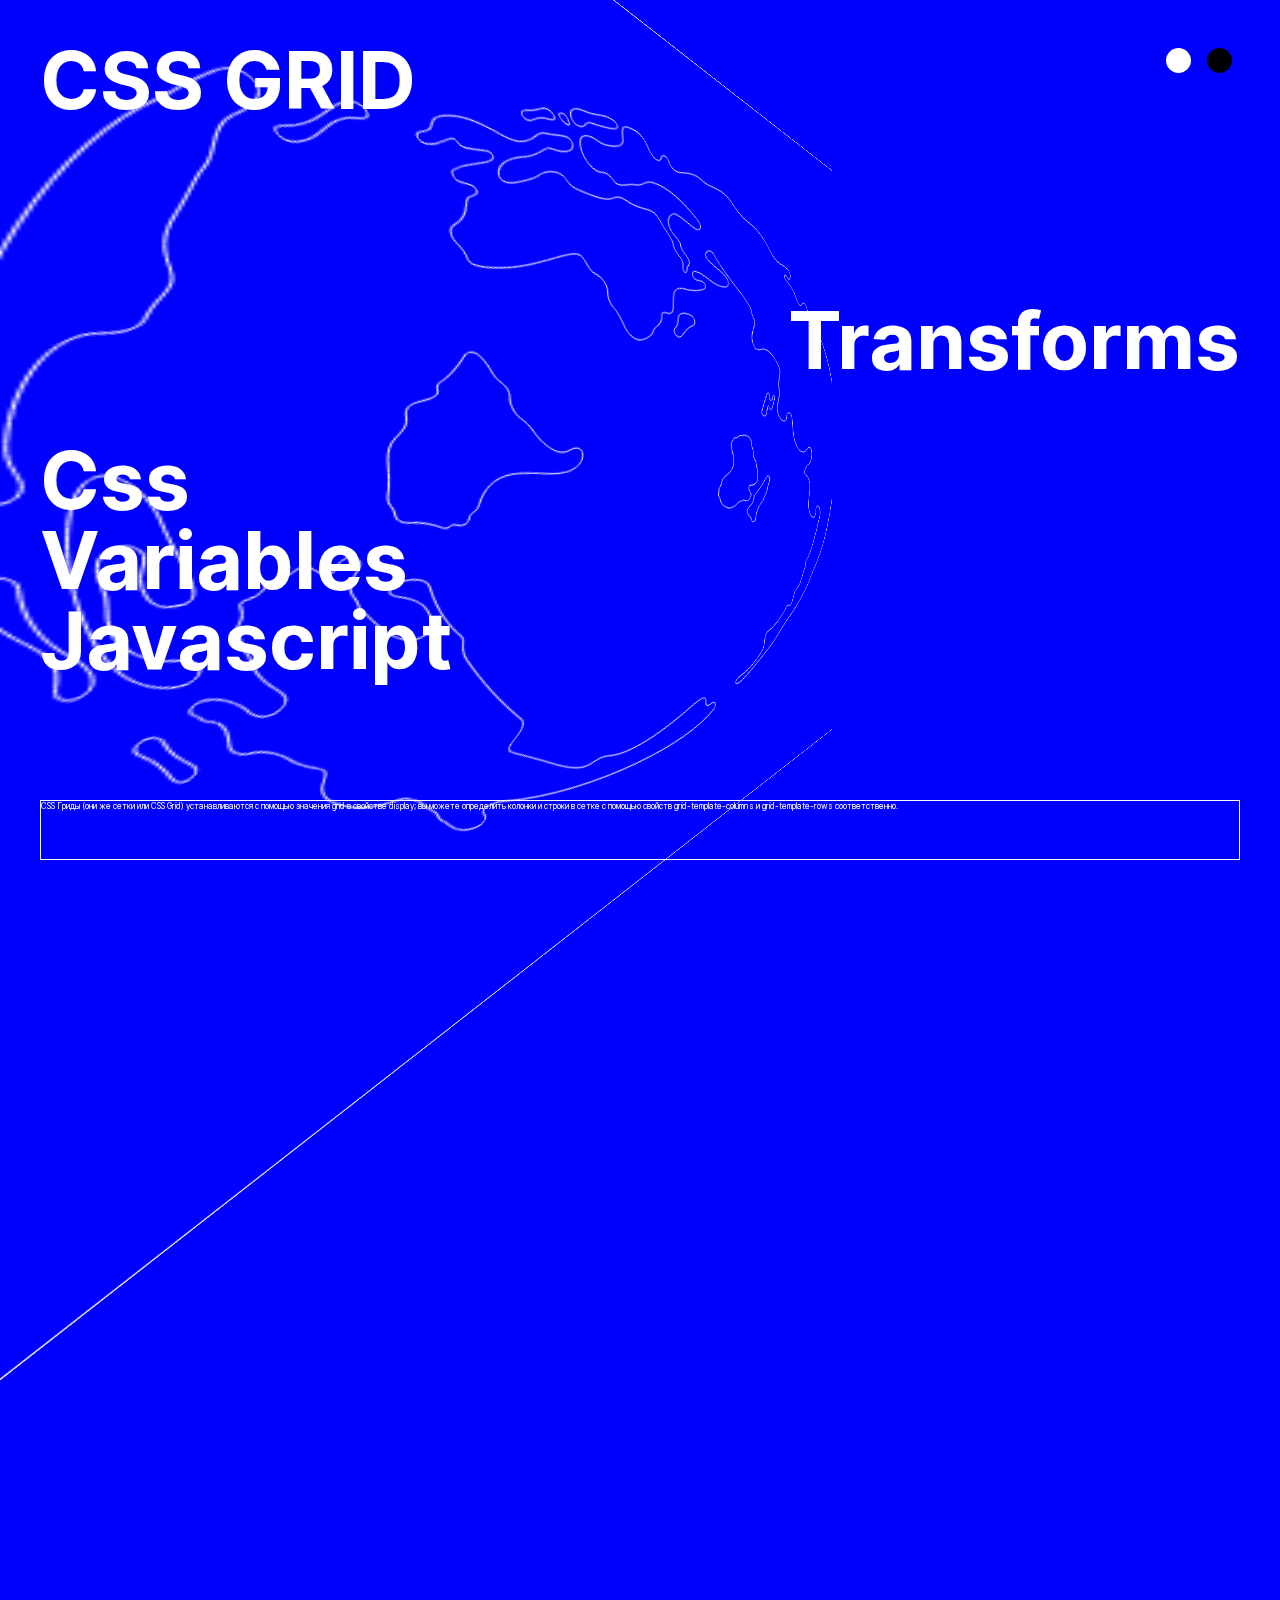
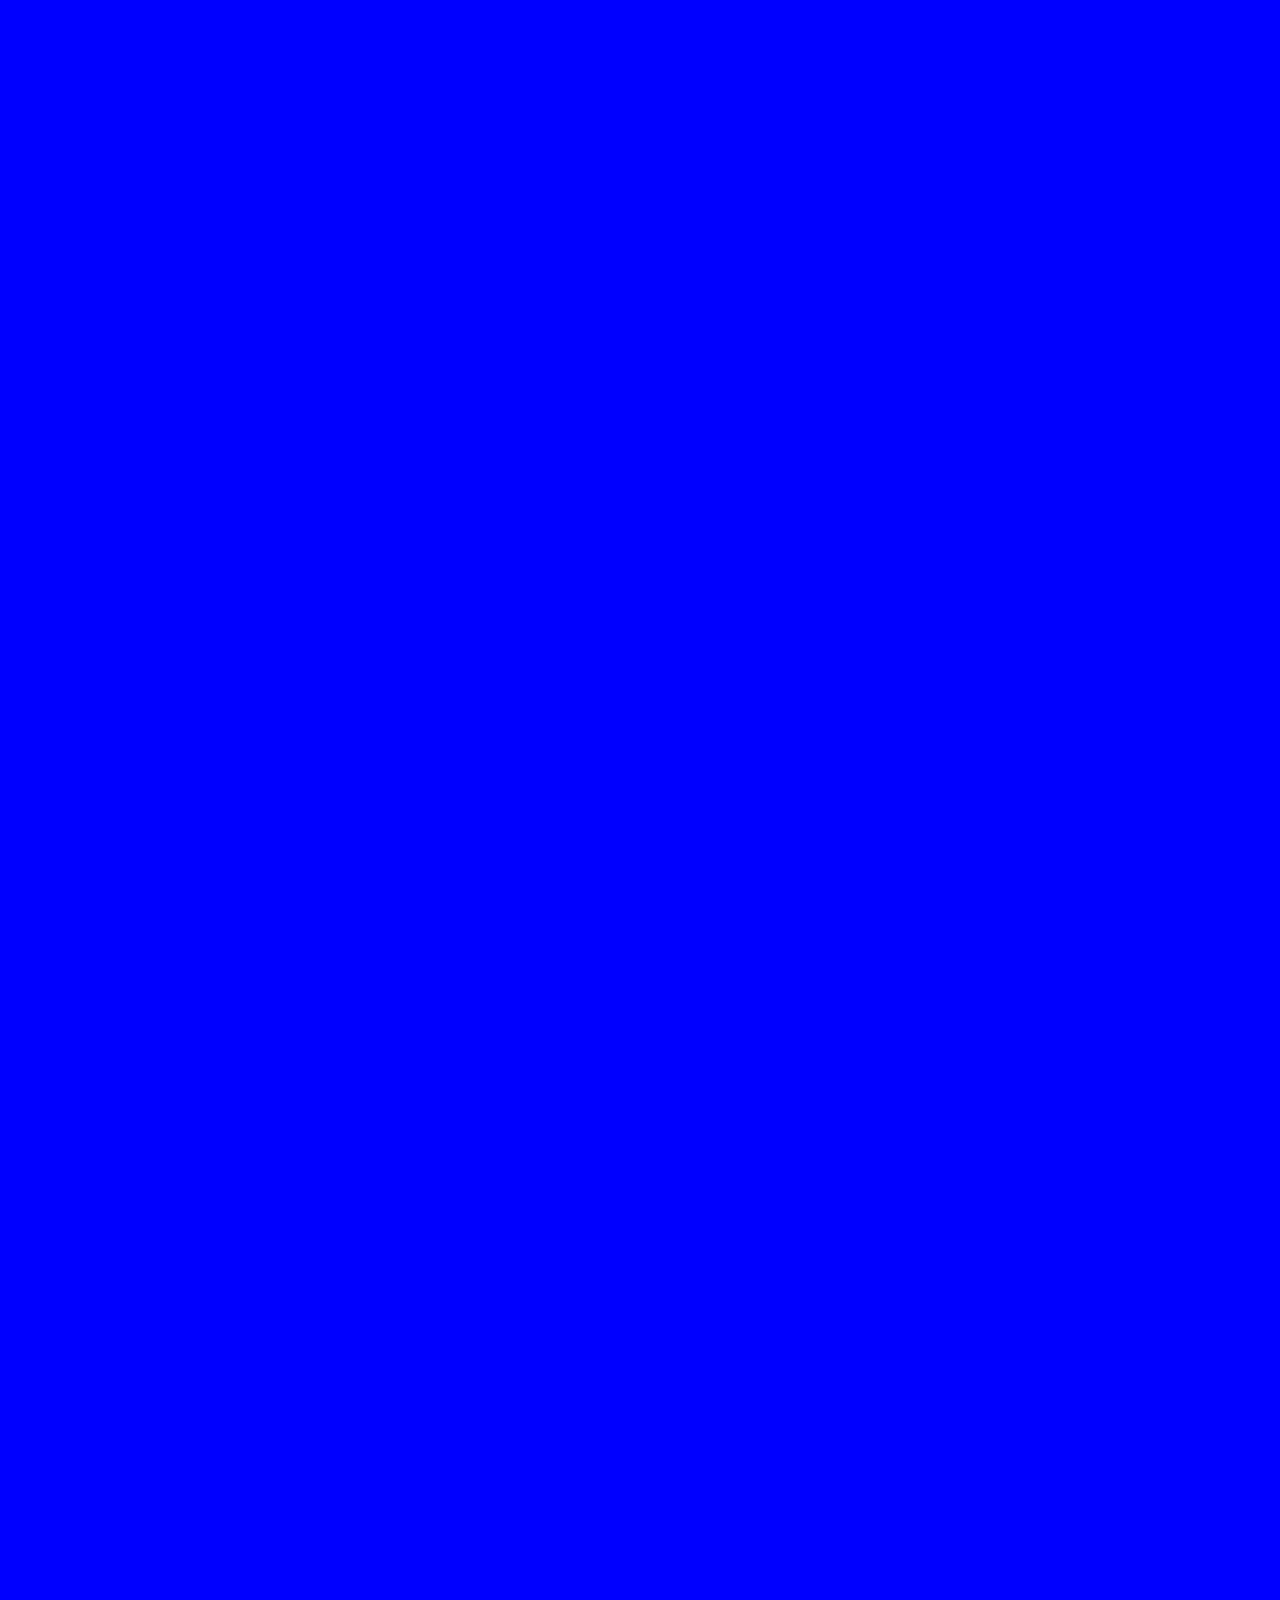
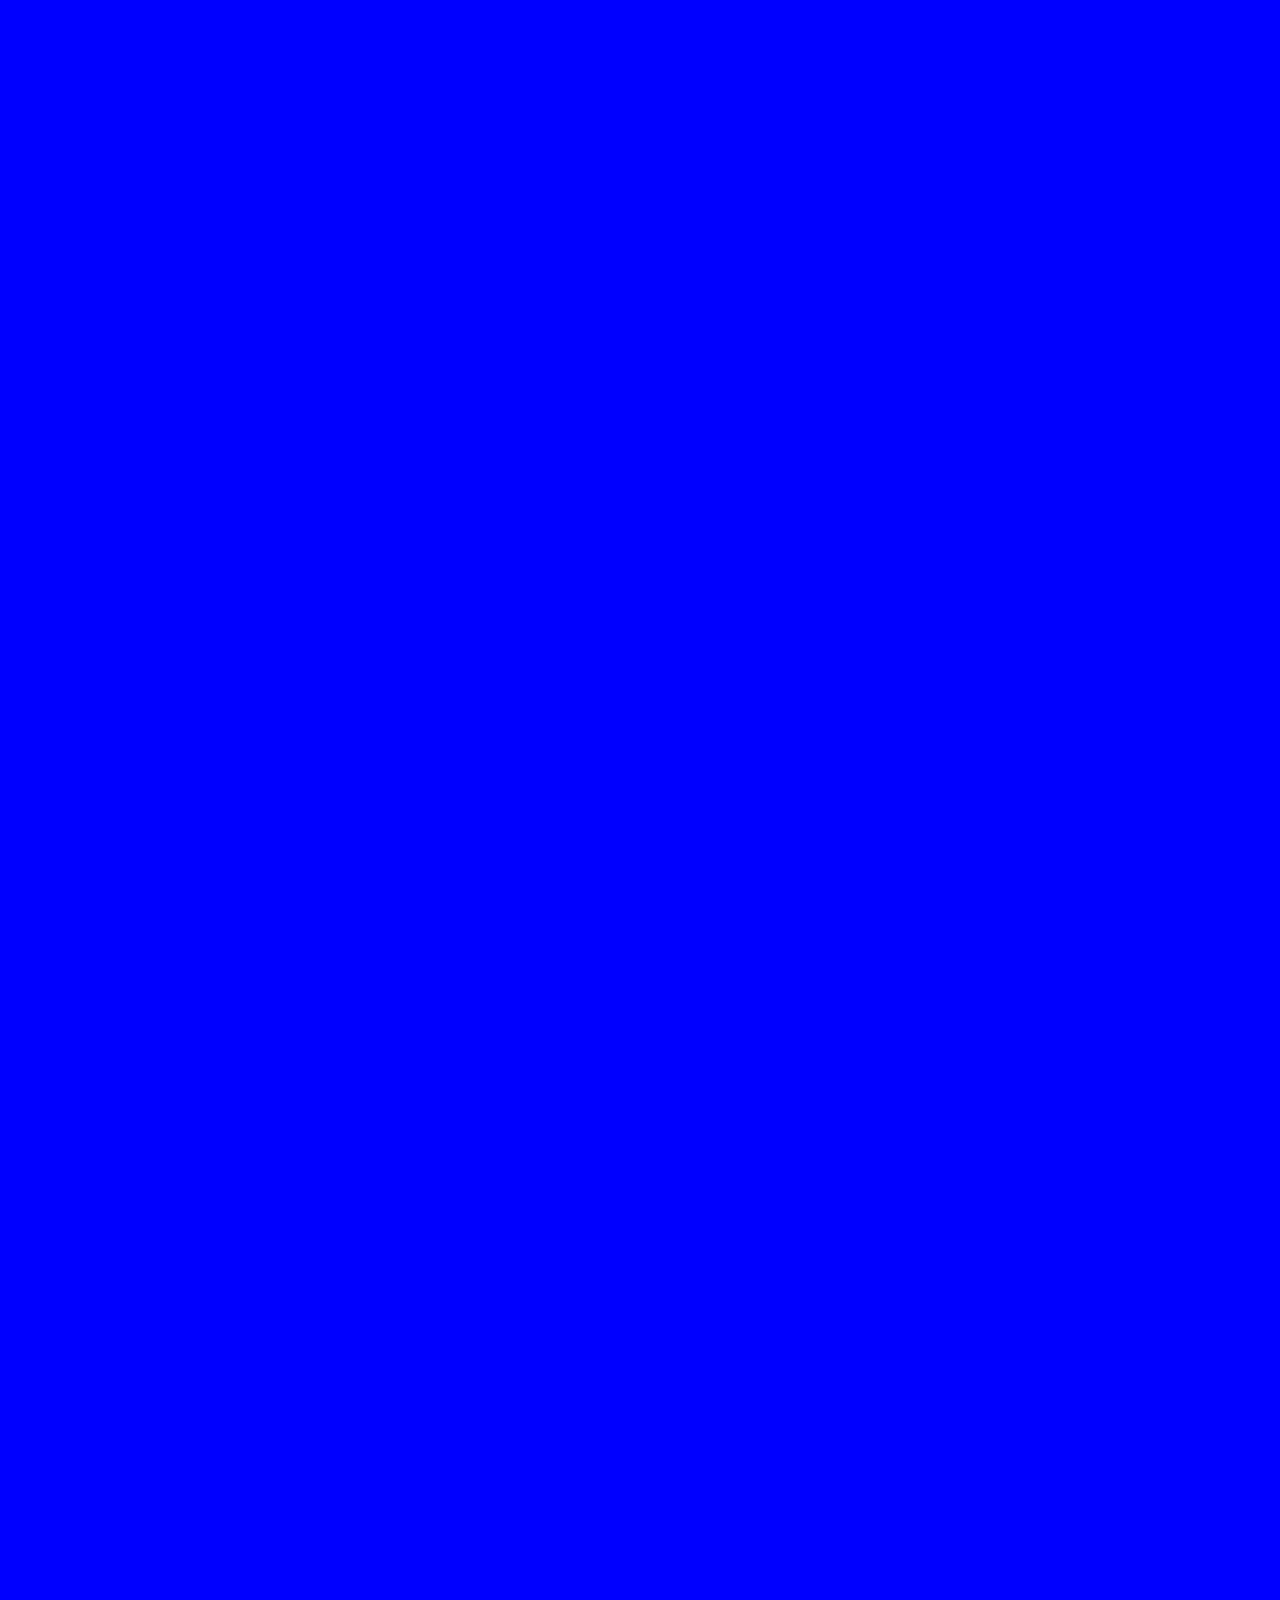
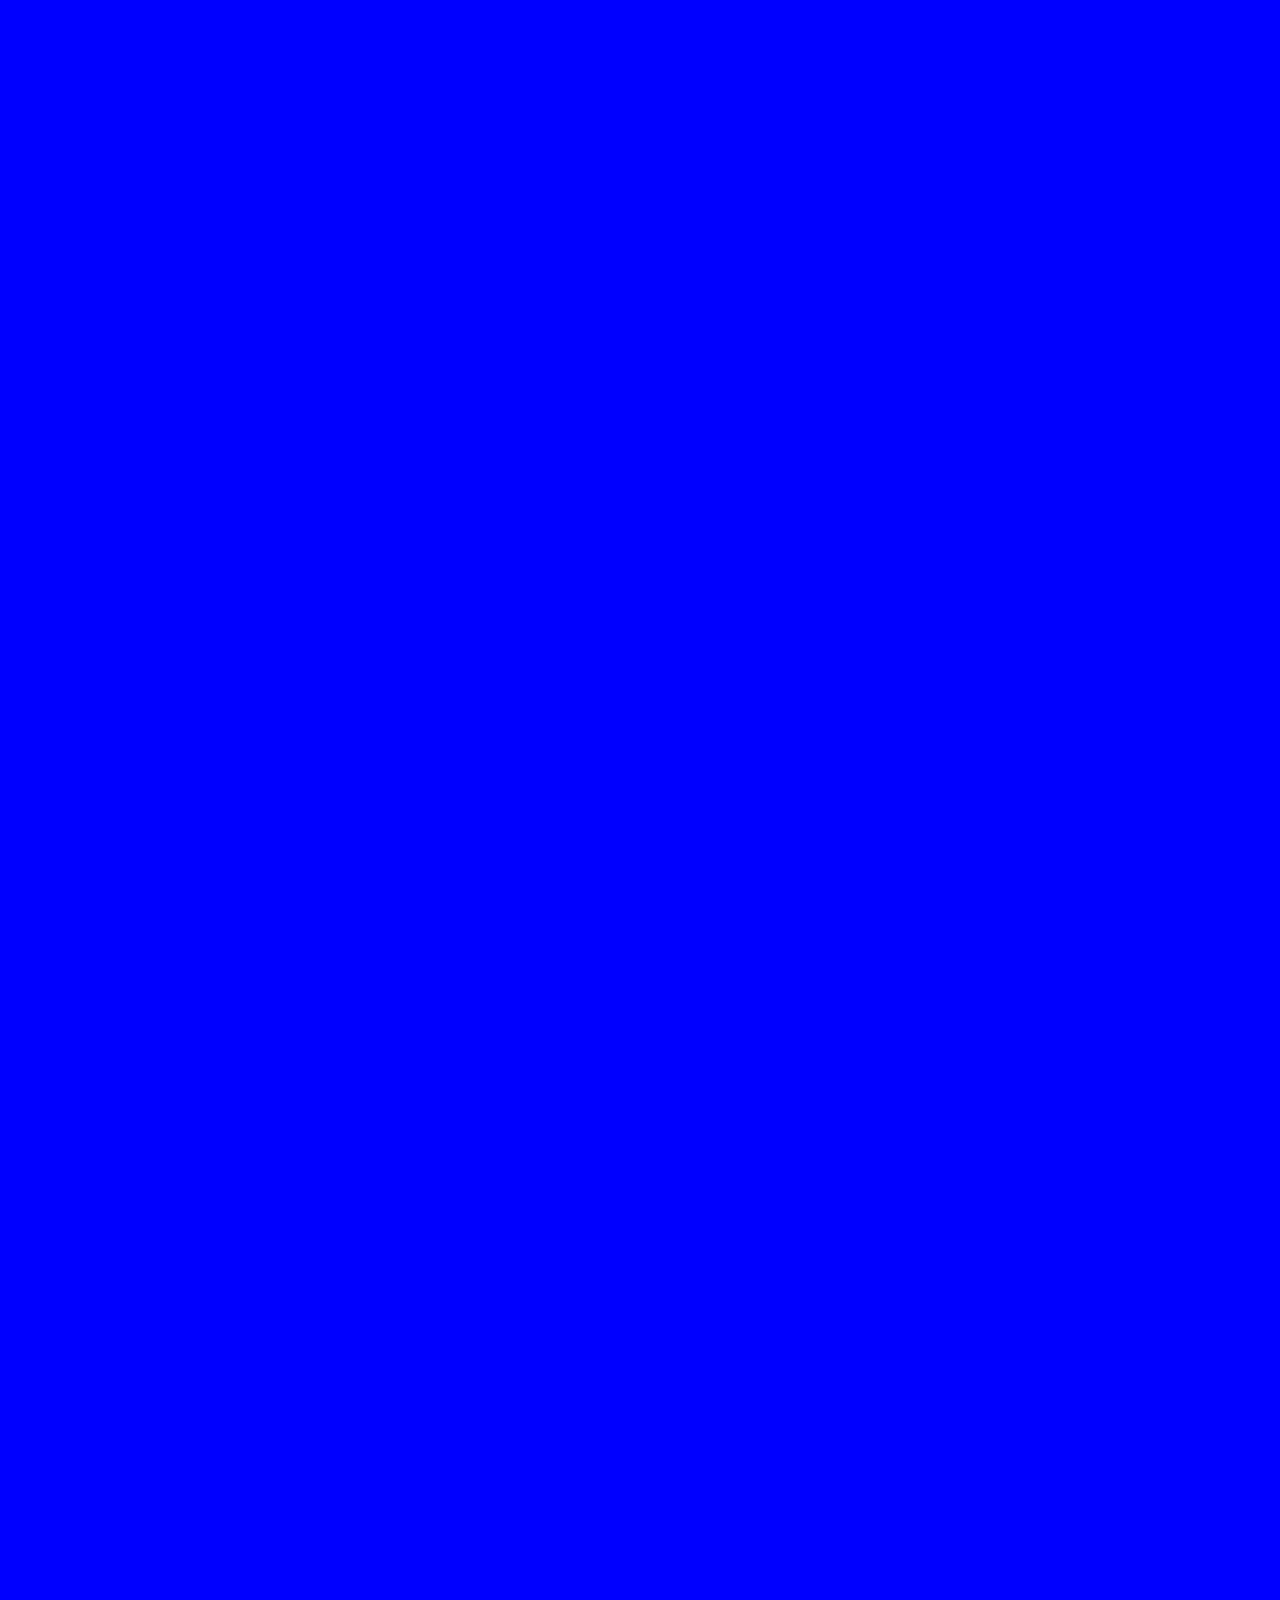
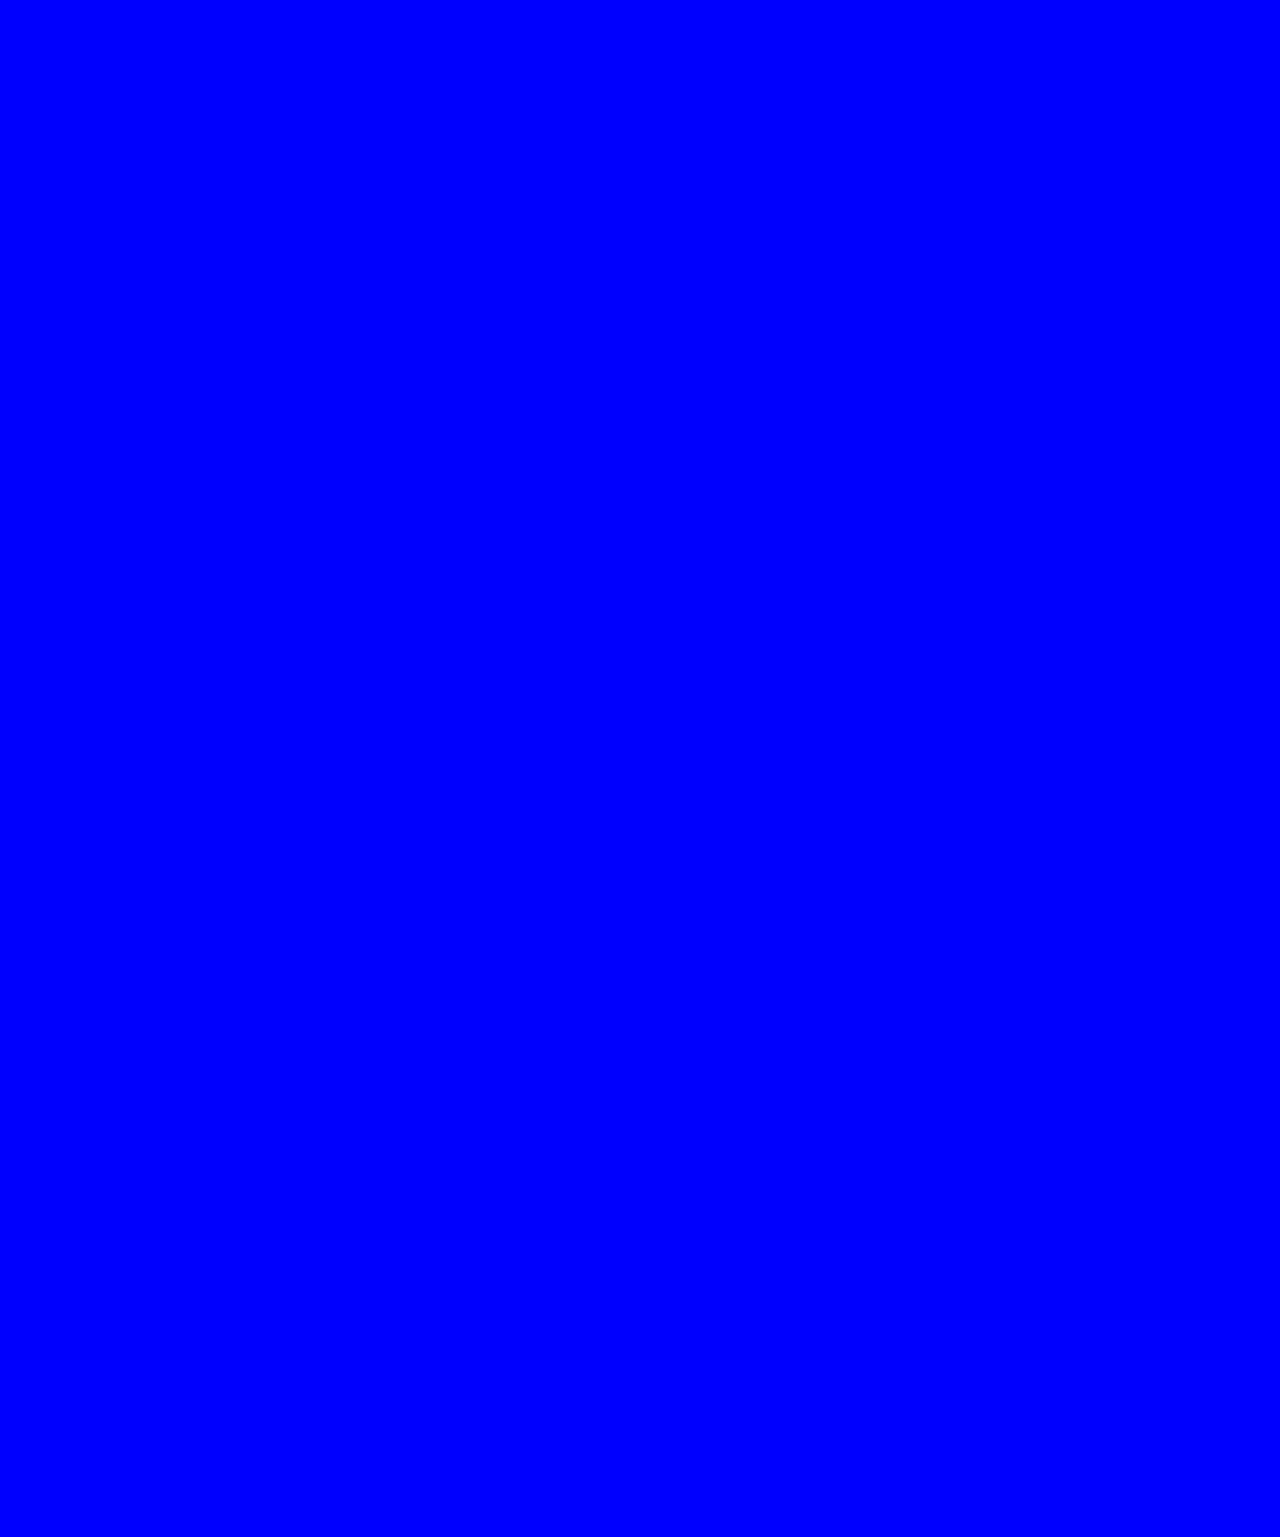
<file: 3_5/index.html>
<!DOCTYPE html>
<html lang="en">
<head>
    <meta charset="UTF-8">
    <meta name="viewport" content="width=device-width, initial-scale=1.0">
    <meta http-equiv="X-UA-Compatible" content="ie=edge">
    <title>learning grid</title>
    <link rel="stylesheet" href="style.css">
    <script>
        
    </script>
</head>
<body>
    <div class="container">
        <div class="one">Css Grid</div>
        <div class="color-select">
            <div class="white"></div>
            <div class="black"></div>
        </div>
        <div class="two">Transforms</div>
        <div class="three">
            <div>Css Variables</div>
            <div>Javascript</div>
        </div>
        <div class="description">
            CSS Гриды (они же сетки или CSS Grid) устанавливаются с помощью значения grid в свойстве display; вы можете определить колонки и строки в сетке с помощью свойств grid-template-columns и grid-template-rows соответственно.
    </div>

    </div>
    <div class="border">
            <div class="img-wrapper">
                <svg class="earth" width="653" height="631" viewBox="0 0 653 631" fill="none" xmlns="http://www.w3.org/2000/svg">
                    <path d="M30.3579 339.442C27.0012 352.345 26.9277 378.172 32.3852 403.287C36.9321 424.215 43.1853 439.904 55.2104 445.088C67.7891 450.637 70.79 433.916 59.4723 431.988C49.1617 430.328 41.5551 419.317 39.5345 410.015C37.6141 401.179 39.6709 395.376 37.0952 385.707C35.1267 378.829 34.8138 368.67 41.6033 367.196C44.7713 366.509 48.1935 369.175 49.0026 372.896C50.0122 377.548 46.8495 382.616 48.4663 390.059C50.1848 397.965 52.7016 403.778 61.2978 401.912C69.8926 400.047 58.5242 375.895 54.3438 356.657C50.162 337.42 36.476 319.166 30.3579 339.442ZM511.634 262.304C510.781 264.925 506.959 264.779 506.353 261.989C505.848 259.663 503.935 259.591 503.435 261.648L501.18 270.903C499.927 276.045 491.226 273.062 493.281 267.259L501.107 246.568C502.561 242.356 507.288 242.305 506.388 246.883C505.188 254.449 512.178 253.905 512.424 248.496C512.42 244.115 517.802 244.895 516.348 249.107L511.634 262.304ZM261.028 20.571C261.938 24.7573 264.706 26.5906 268.778 25.7074C274.209 24.5302 272.894 18.4838 278.778 17.2064C300.5 12.4949 304.068 9.28528 303.361 6.03026C302.653 2.7739 297.371 2.45989 291.942 3.63709C286.964 4.71809 280.33 9.07817 272.434 9.81709C264.991 10.4571 259.815 14.9896 261.028 20.571ZM251.981 26.9166C254.046 29.8777 260.638 31.8566 259.829 28.1366C259.021 24.4153 256.603 22.0181 254.794 22.4096C253.435 22.7049 249.917 23.9556 251.981 26.9166ZM226.701 43.602C231.882 43.4523 232.175 36.0831 243.942 33.5309C249.824 32.2548 248.611 26.6735 243.23 25.8931C237.849 25.1128 235.892 31.3809 226.442 35.8666C220.511 39.1003 222.981 43.9227 226.701 43.602ZM370.023 177.606C370.384 185.806 364.399 186.617 365.511 191.734C366.118 194.524 368.885 196.358 372.054 195.671C376.128 194.788 379.536 184.308 387.73 180.583C394.216 177.715 391.039 169.638 385.656 168.858C380.273 168.077 369.812 167.91 370.023 177.606ZM641.143 217.163C646.297 240.882 643.234 246.417 648.436 268.177C659.8 313.927 641.682 400.648 626.434 439.508C611.535 477.804 595.657 491.964 587.925 504.355C580.192 516.745 561.049 535.51 548.132 543.669C535.216 551.828 520.546 567.186 507.527 574.88C494.511 582.574 467.669 598.625 454.999 601.373C449.568 602.552 446.896 596.799 454.49 594.664C462.082 592.53 476.764 590.319 493.095 576.063C500.683 569.546 495.185 555.155 505.243 553.459C515.3 551.764 533.494 539.539 538.765 531.09C541.928 526.02 545.056 536.056 549.525 528.269C553.993 520.481 553.536 516.198 559.617 511.47C564.09 508.064 566.353 507.069 568.365 503.048C570.223 498.098 570.818 499.153 573.319 492.22C574.917 487.788 578.953 484.871 578.799 481.982C578.645 479.095 578.14 476.77 583.768 472.14C589.396 467.509 602.14 438.932 605.651 428.917C609.161 418.904 613.783 414.005 610.202 404.066C607.78 397.288 600.843 400.253 601.704 406.397C602.566 412.542 597.997 419.863 591.402 413.501C584.706 406.676 584.595 397.445 585.844 387.921C587.092 378.398 590.499 367.918 585.312 359.303C581.432 352.353 574.442 352.895 576.599 347.558C578.755 342.22 581.871 339.109 585.843 337.759C590.718 336.215 593.878 326.764 592.058 318.392C590.947 313.276 585.564 312.495 582.098 316.17C571.448 328.221 556.748 312.904 553.413 297.555C551.391 288.254 551.382 279.49 549.968 272.978C548.149 264.607 539.599 264.515 539.556 270.854C539.569 284.001 524.626 278.477 521.796 265.453C519.572 255.221 528.163 244.592 524.682 235.119C521.606 227.508 528.435 215.312 525.661 209.095C520.67 197.029 503.759 184.626 494.91 187.52C486.062 190.415 480.732 192.058 476.948 181.189C472.862 168.927 485.023 159.471 479.031 151.517C473.692 144.397 476.307 143.342 473.588 139.549C465.127 127.849 434.48 111.765 417.814 92.2336C410.708 83.9036 400.118 96.2382 410.024 101.249C419.93 106.26 425.514 106.825 434.171 111.766C439.707 115.436 440.625 123.243 432.932 124.912C416.188 128.545 407.934 118.729 394.204 118.786C389.93 118.739 387.517 120.723 388.123 123.514C389.436 129.559 395.672 127.721 398.941 127.498C405.931 126.955 408.149 132.805 402.67 135.941C395.936 139.838 385.528 142.096 378.436 142.173C364.807 142.696 364.161 150.628 364.223 161.816C364.284 173.004 361.57 173.592 355.383 173.474C349.198 173.355 351.012 177.344 350.613 179.867C350.215 182.389 348.51 187.629 345.192 189.808C341.875 191.989 340.874 196.102 339.92 198.257C338.967 200.412 332.636 206.169 326.753 207.445C320.87 208.721 313.673 203.952 310.245 196.902C306.819 189.854 302.688 183.931 299.82 181.632C296.95 179.332 294.129 175.074 294.073 168.268C294.016 161.463 288.529 155.835 283.598 154.957C274.293 153.566 274.178 139.955 266.033 141.722C255.171 144.077 231.807 165.218 206.869 172.576C200.634 174.416 188.288 178.008 186.851 172.048C186.182 169.272 183.425 165 180.555 162.7C177.686 160.401 174.461 154.282 178.63 149.481C190.084 136.768 182.883 127.617 189.064 123.354C195.245 119.092 192.776 114.269 187.245 114.983C181.713 115.696 179.802 115.623 179.046 114.327C178.291 113.03 176.326 110.534 178.637 108.085C183.259 103.185 180.746 104.704 197.683 93.2384C206.377 87.4566 203.254 81.8031 198.025 83.9116C192.796 86.0202 190.987 86.413 186.563 87.8601C179.423 89.8952 181.075 82.2333 176.251 86.2005C171.428 90.1691 169.521 94.4784 163.84 96.6858C158.159 98.8933 155.387 92.6759 159.96 89.7348C166.243 85.9373 165.031 82.5981 166.185 79.1306C167.388 75.5148 169.046 72.666 177.59 68.3768C186.135 64.0875 196.145 64.3521 204.896 65.3743C213.648 66.3978 219.382 66.6156 225.463 61.8868C232.449 56.9615 234.552 49.2007 239.882 47.5572C247.021 45.5221 252.5 42.3847 256.572 41.5014C263.361 40.0289 265.078 47.9353 259.099 53.1292C255.43 55.8725 251.005 57.3196 246.832 57.7378C242.658 58.156 242.406 59.1849 240.799 60.5078C239.19 61.8306 232.311 71.6024 223.766 75.8916C215.322 80.6459 205.071 90.1745 206.992 99.0109C208.205 104.591 215.141 101.626 218.459 99.4451C221.777 97.2644 231.728 90.7223 236.148 84.8937C240.568 79.0652 251.978 72.6941 257.114 78.8834C261.597 84.243 265.217 83.4573 269.491 83.5041C273.766 83.5508 289.961 83.933 296.946 79.009C302.675 74.8441 304.986 72.3948 312.481 74.1773C319.977 75.9598 325.056 75.3451 334.208 73.8459C343.36 72.348 346.734 76.9726 351.317 82.7972C355.9 88.6218 362.894 92.4607 364.51 99.9021C366.329 108.274 377.798 108.708 376.197 118.795C375.249 125.332 381.362 125.316 381.33 120.604C381.288 114.584 386.452 113.649 382.876 108.093C379.954 103.37 373.751 102.577 373.258 96.5429C372.728 90.0368 360.829 89.4997 358.403 78.3369C357.09 72.2905 362.888 66.2508 365.13 65.6763C371.973 63.9258 385.152 70.5855 391.992 71.5369C398.832 72.487 401.91 65.417 395.402 61.057C389.594 57.1659 363.997 38.65 339.559 43.9521C331.412 45.7185 329.66 52.9167 320.157 54.9785C315.632 55.9606 305.281 65.0242 300.65 61.1585C297.126 58.0264 293.704 55.3607 288.125 58.0318C281.639 60.8993 271.776 54.7607 269.452 44.063C266.926 32.4352 275.523 30.5699 278.24 29.9806C280.954 29.3927 287.092 31.4691 290.713 30.6834C294.333 29.8977 310.422 25.4335 308.853 16.0332C307.736 6.53535 307.934 3.0839 314.269 1.70893C323.32 -0.255304 330.364 1.62609 335.1 10.3382C338.425 16.9218 347.735 22.6942 349.99 13.4396C351.243 8.29782 357.428 8.41674 358.991 13.4342C360.556 18.4517 367.148 20.4307 372.375 18.3234C385.344 12.5884 393.49 10.8206 400.735 13.632C413.565 18.1537 428.379 7.77936 445.63 22.1437C458.494 32.8548 469.456 33.3011 478.058 35.8172C486.209 38.4322 497.079 44.8393 507.048 55.827C511.428 60.7216 518.678 67.9144 532.509 68.3233C539.701 68.7108 545.544 72.511 546.555 77.1624C547.363 80.8824 544.314 86.4491 540.071 81.5438C535.413 76.1562 531.94 83.2943 537.785 86.2126C542.836 88.7354 550.868 93.682 555.677 100.797C558.64 105.183 560.312 109.044 563.282 111.809C566.254 114.574 568.867 113.519 571.428 110.043C574.795 105.903 581.134 108.911 584.315 121.37C586.891 131.039 596.946 129.343 609.992 147.942C618.251 159.791 634.169 185.071 641.143 217.163ZM495.842 359.723C493.881 361.608 490.969 365.65 486.95 368.956C482.929 372.264 479.614 374.444 479.414 377.895C479.218 381.348 477.459 384.163 474.143 386.344C470.826 388.525 466.353 391.931 468.822 396.752C471.088 400.643 474.358 400.42 475.267 404.606C476.177 408.792 481.458 409.107 482.108 405.558C482.406 402.571 484.309 393.879 488.127 389.642C492.547 383.813 495.113 384.717 496.115 380.604C497.116 376.489 501.54 375.042 502.339 369.998C503.09 366.913 504.193 363.266 505.951 360.45C507.706 357.634 507.918 353.462 506.155 351.898C504.948 350.699 502.47 350.978 500.611 353.329C498.752 355.679 497.8 357.836 495.842 359.723ZM424.182 367.963C423.181 372.076 426.753 373.249 427.21 377.533C427.464 380.887 435.721 388.35 444.318 386.484C452.917 384.619 450.4 381.755 457.187 380.282C459.902 379.694 462.618 379.103 464.179 379.74C465.738 380.377 470.113 380.887 472.324 377.973C473.379 376.282 475.439 374.862 474.481 372.634C473.522 370.408 471.005 367.545 471.055 365.587C471.104 363.63 471.151 361.669 473.062 361.743C474.973 361.815 480.607 361.567 483.37 359.02C485.329 357.133 486.283 354.979 485.979 353.584C484.968 348.934 486.827 346.582 485.768 343.89C483.549 338.04 483.444 333.192 481.933 330.598C481.177 329.301 478.107 326.071 478.403 323.085C478.703 320.099 477.794 315.912 476.383 313.784C475.627 312.487 475.324 311.091 475.17 308.204C474.916 304.85 471.387 297.336 459.621 299.888C457.358 300.38 455.245 299.376 453.738 301.164C452.231 302.952 449.867 302.978 448.862 302.709C446.396 302.269 447.003 305.061 444.943 306.481C442.882 307.902 442.13 310.988 443.593 315.539C447.882 328.733 447.386 335.171 444.574 339.677C440.356 346.437 434.271 346.781 429.851 352.611C426.937 356.652 428.801 358.684 425.585 361.329C423.975 362.652 424.933 364.879 424.182 367.963ZM271.192 320.311C272.708 327.287 266.329 335.001 256.825 337.063C243.702 339.911 227.854 334.583 214.73 337.428C203.869 339.785 197.037 347.598 194.032 359.938C192.529 366.108 188.505 365.033 187.957 369.048C187.509 373.53 184.192 375.709 179.965 373.703C176.291 372.065 175.945 377.011 172.17 374.907C166.181 371.336 160.496 369.16 154.762 368.944C151.392 368.699 146.915 367.724 146.255 362.51C146.05 357.197 141.822 355.192 142.522 349.684C144.516 332.692 140.381 322.389 144.445 312.741C146.352 308.431 153.033 302.112 152.071 295.503C151.312 289.824 151.962 286.274 157.993 283.505C164.026 280.735 170.26 278.895 169.047 273.315C168.542 270.989 169.143 269.397 170.299 268.173C176.178 262.516 180.396 255.756 185.263 245.447C186.669 243.194 191.04 239.323 197.135 247.741C203.127 255.694 202.275 258.315 206.906 262.18C211.537 266.046 214.508 268.811 214.463 275.151C214.419 281.491 218.299 288.442 221.722 291.108C225.144 293.775 229.324 297.738 232.346 302.927C235.369 308.115 248.915 324.658 259.771 317.918C266.86 313.458 270.383 316.59 271.192 320.311ZM76.2743 485.323C76.3318 492.13 81.2129 494.966 84.5829 495.208C87.9529 495.453 94.697 500.319 98.2729 505.874C101.849 511.429 106.48 515.296 109.903 517.961C113.326 520.628 114.635 522.292 112.681 528.56C110.576 536.324 115.463 543.542 124.17 550.906C132.877 558.27 142.185 559.661 147.566 560.441C152.947 561.221 155.215 565.112 157.53 567.045C159.845 568.977 164.684 578.155 167.1 580.552C169.517 582.951 169.17 587.895 172.14 590.66C175.111 593.424 178.138 602.994 187.497 606.809C196.855 610.624 200.018 605.554 197.096 600.829C194.829 596.938 200.308 593.801 210.976 599.279C272.869 631.146 379.578 640.426 417.525 616.609C421.645 613.767 419.633 606.852 412.493 608.888C405.353 610.925 406.303 604.221 406.266 601.718C406.238 599.839 405.63 598.463 402.16 597.756C399.695 597.317 394.092 598.029 383.433 601.315C347.937 612.424 314.999 615.674 296.634 607.483C275.601 597.923 281.71 619.487 242.394 584.672C232.477 576.111 220.448 566.545 216.37 563.045C212.293 559.546 213.949 556.265 217.97 552.958C224.301 547.2 225.202 542.624 222.482 538.83C206.718 516.438 196.037 497.815 186.309 477.036C181.419 465.435 186.546 462.862 182.518 457.404C176.525 449.452 168.765 435.552 164.622 416.482C163.207 409.971 154.808 408.384 150.281 409.367C144.85 410.544 143.093 413.361 143.598 415.686C144.81 421.267 161.054 419.691 165.299 439.224C166.815 446.201 164.456 450.609 159.929 451.59C153.141 453.064 146.849 448.097 142.368 442.738C137.887 437.378 131.085 425.705 129.674 423.576C128.263 421.446 128.563 418.46 126.195 414.104C123.826 409.747 124.424 403.774 127.838 397.675C133.36 388.199 120.631 384.142 118.73 392.834C116.775 399.101 113.203 397.928 108.721 392.571C102.227 385.601 101.238 394.706 94.4095 395.496C90.8148 395.998 89.666 398.728 88.7299 400.452C87.3645 403.037 85.1352 404.187 82.8351 404.832C81.1688 405.301 79.8435 406.06 80.2474 407.921C81.4603 413.503 80.6807 416.186 79.7272 418.34C78.775 420.495 79.2792 422.821 79.8863 425.61C80.4921 428.401 80.8478 432.219 82.6639 436.21C84.4773 440.199 83.6254 442.819 86.4993 449.5C90.5326 459.339 96.1693 463.473 97.1803 468.125C97.9881 471.846 95.4271 475.324 92.2591 476.011C89.091 476.698 85.8708 474.962 83.604 471.071C78.5637 460.962 68.5995 454.357 64.3281 458.693C61.3138 462.269 65.6413 464.739 66.4999 466.502C68.3133 470.491 69.9221 469.168 72.4389 472.032C74.9557 474.895 76.1686 480.477 76.2743 485.323ZM57.576 495.224C60.0982 502.469 68.542 497.715 63.7584 490.962C59.6288 485.04 57.009 481.711 54.9402 474.369C52.5678 465.63 42.4137 471.242 48.1039 477.799C52.5839 483.157 55.2558 488.908 57.576 495.224ZM16.1196 382.951C16.8885 397.396 21.8807 409.462 27.9748 417.88C45.2996 440.907 23.4279 447.114 25.1237 433.108C27.3155 412.665 15.3961 412.329 6.82396 390.325C1.02273 374.539 15.3546 372.891 16.1196 382.951ZM95.7173 121.207C90.1368 123.878 94.7719 132.125 101.86 127.666C113.169 120.83 113.604 103.203 128.586 98.0047C136.981 95.2093 130.935 84.8323 123.497 89.8551C114.802 95.6369 111.201 113.951 95.7173 121.207ZM1.26344 314.585C1.72481 323.252 5.29676 324.425 6.20612 328.612C7.11549 332.797 6.5672 336.812 7.173 339.602C8.18266 344.253 15.7264 344.078 16.8257 336.048C17.6254 331.005 12.7924 326.209 13.1828 314.922C14.258 284.981 24.2932 261.376 36.0588 258.824C44.2043 257.056 48.2243 253.749 49.9775 246.551C52.8326 235.704 59.2651 230.413 57.1428 220.645C55.1208 211.344 53.6056 204.367 58.8197 189.113C62.8303 177.042 65.1332 165.828 67.3905 160.955C72.5097 149.617 69.4781 135.665 77.6142 125.133C83.1895 118.079 88.1107 110.194 86.6959 103.682C85.4829 98.1009 78.1371 94.8245 71.8585 103.005C60.3563 117.675 57.9492 124.042 53.1776 130.433C25.9568 166.534 -2.01964 251.499 1.26344 314.585Z" fill="#0038FF" stroke="white" stroke-miterlimit="10"/>
                </svg>
            </div>
    </div>
    <script src="app.js"></script>
</body>
</html>
</file>
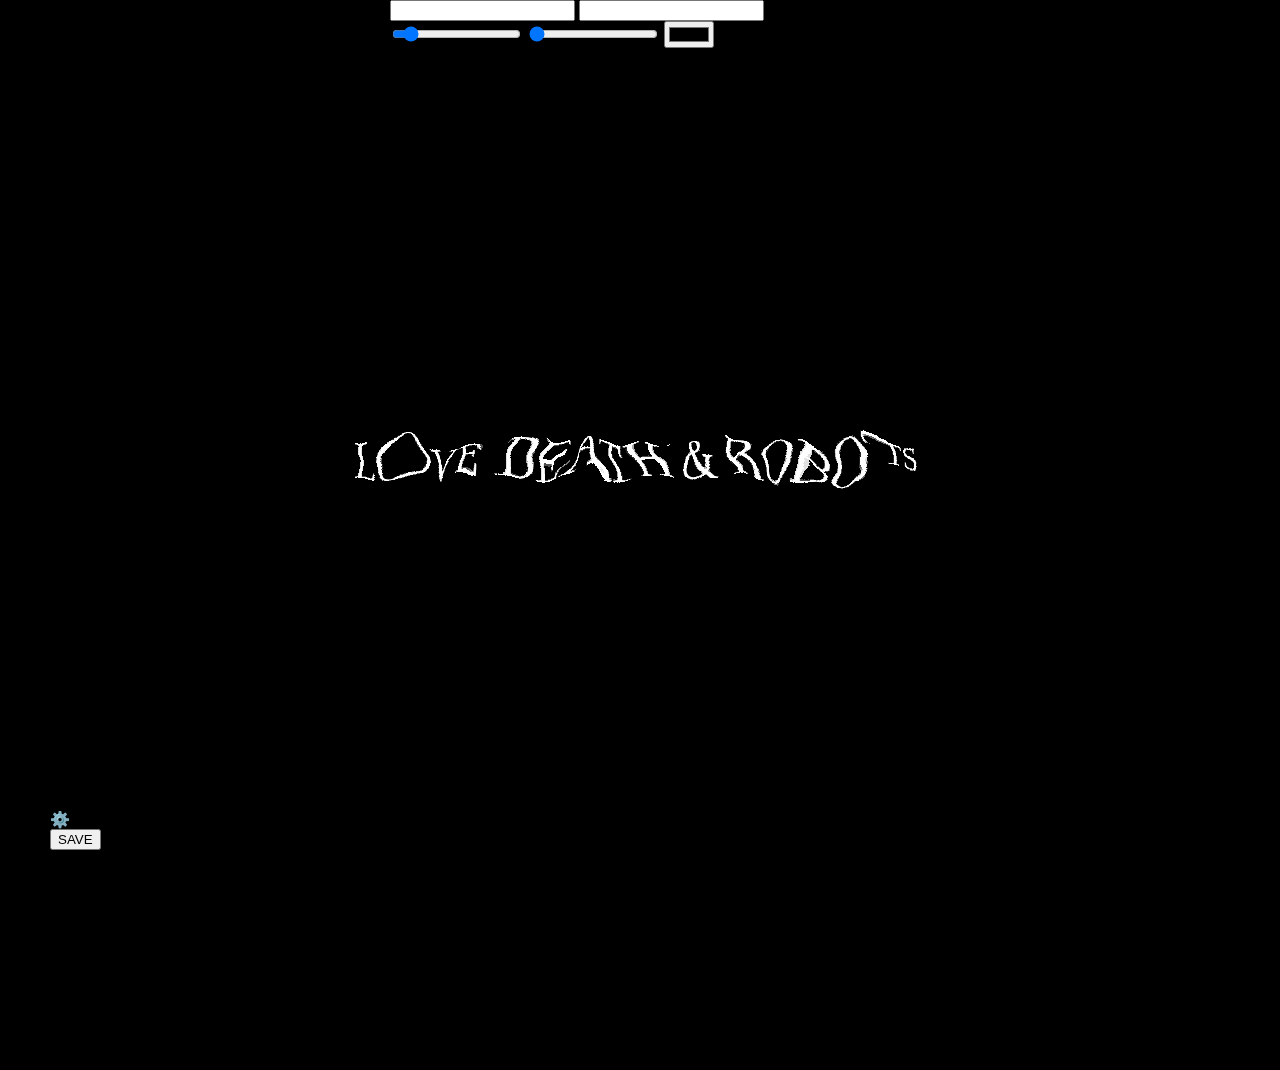
<file: 9/index.html>
<!DOCTYPE html>
<html lang="en">
<head>
  <meta charset="UTF-8">
  <meta name="viewport" content="width=device-width, initial-scale=1.0">
  <meta http-equiv="X-UA-Compatible" content="ie=edge">
  <title>Document</title>
  <!-- <link href="bulma.min.css" rel="stylesheet" > -->
  <link rel="stylesheet" href="style.css">
  <script src="http://code.jquery.com/jquery-3.3.1.min.js"></script>
</head>
<body>

  <div class="controls">
      <input id="input-font-name" class="input" type="text">
      <input id="input-font-size" class="input" type="number" step="10">
      <input id="input-letter-spacing" class="input" type="range" min="0" max="100" value="10">
      <input id="input-svg-setting" class="input" type="range" min="0" max="30" value="0">
      <input type="color" id="input-font-color">
  </div>

  <div class="container" contenteditable="true">LOVE DEATH & ROBOTS</div>


  <div class="settings"> 
    <div id="js-settings">⚙️ </div> 
    <button id="js-save">SAVE</button>
  </div>
  
  <svg>
      <filter id="liquify">
        <feTurbulence
          id="settings"
          baseFrequency="0.02"
          numOctaves="2"
          result="wrap"
          type="fractalNoise"
        ></feTurbulence>
        <feDisplacementMap
          id="liquid"
          class="liquid"
          in="SourceGraphic"
          in2="wrap"
          scale="50"
          xChannelSelector="R"
          yChannelSelector="B"
        ></feDisplacementMap>
      </filter>
    </svg>
  <script src="app.js"></script>
</body>
</html>
</file>
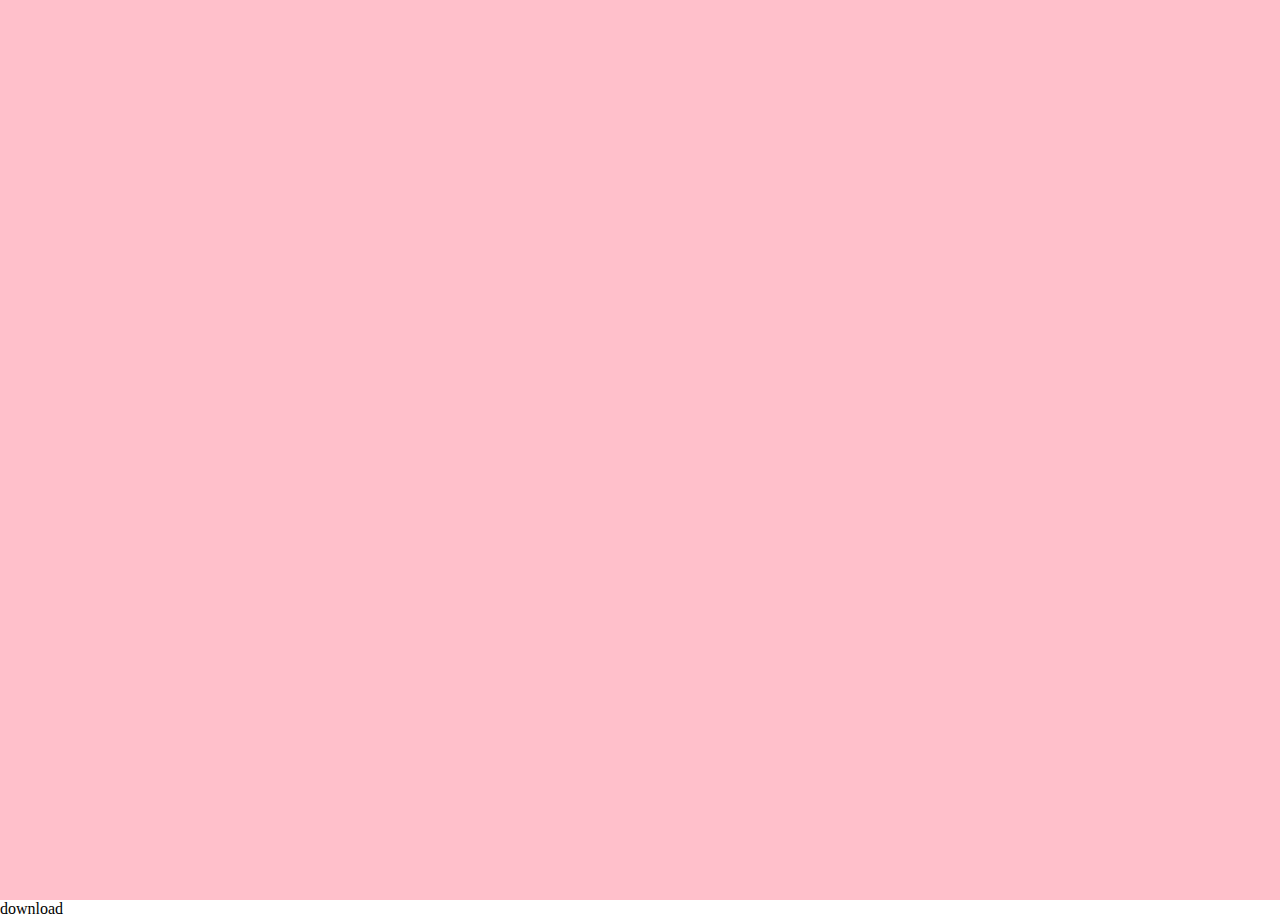
<file: 5/canvas_follow-image/index.html>
<!DOCTYPE html>
<html lang="en">
<head>
    <meta charset="UTF-8">
    <meta name="viewport" content="width=device-width, initial-scale=1.0">
    <meta http-equiv="X-UA-Compatible" content="ie=edge">
    <title>Document</title>
    <link rel="stylesheet" href="style.css">
</head>
<body>
    <canvas></canvas>

    <a class="link">download</a>
    <script src="app.js"></script>
</body>
</html>
</file>
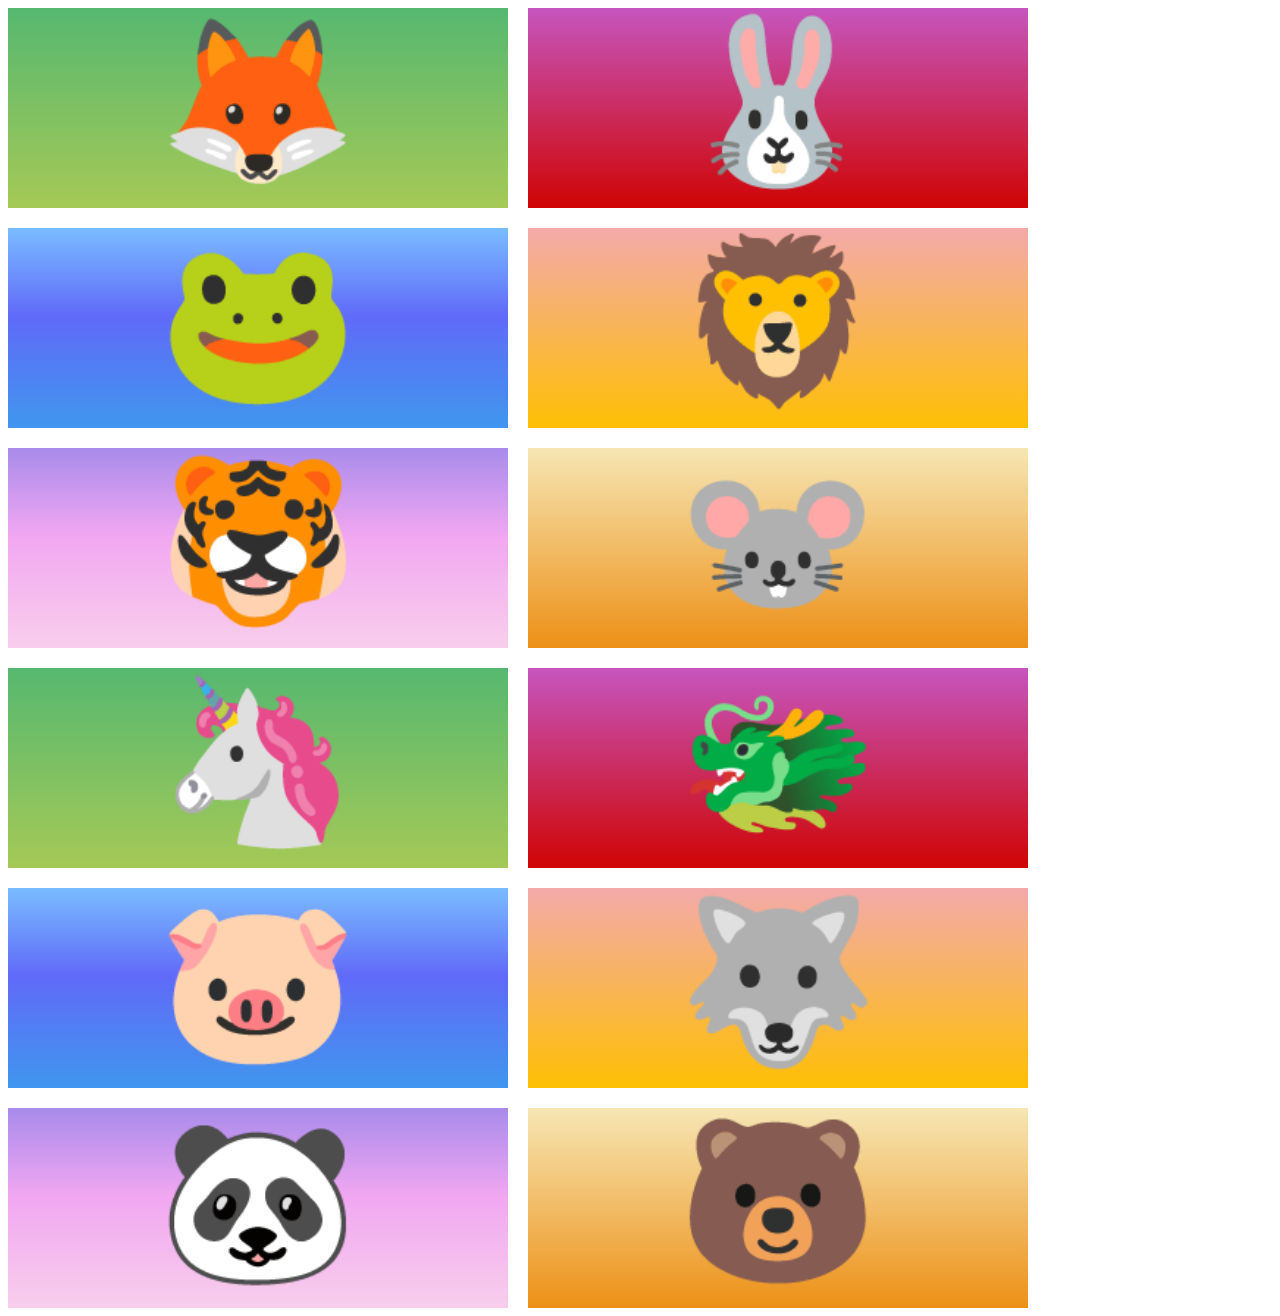
<file: 4/grid/animals/index.html>
<!DOCTYPE html>
<html>
<head>
  <meta charset="utf-8" >  
  <title>Grid Master</title>
  <link rel="stylesheet" type="text/css" href="./style.css">
</head>
<body>
  <div class="container">
      <div class="zone green">🦊</div>
      <div class="zone red">🐰</div>
      <div class="zone blue">🐸</div>
      <div class="zone yellow">🦁</div>
      <div class="zone purple">🐯</div>
      <div class="zone brown">🐭</div>
      <div class="zone green">🦄</div>
      <div class="zone red">🐲</div>
      <div class="zone blue">🐷</div>
      <div class="zone yellow">🐺</div>
      <div class="zone purple">🐼</div>
      <div class="zone brown">🐻</div>
  </div>
</body>
</html>
</file>
<file: 3_5/style.css>
/* CSS ПЕРЕМЕННЫЕ 
https://developer.mozilla.org/ru/docs/Web/CSS/Using_CSS_custom_properties

CALC
https://developer.mozilla.org/en-US/docs/Web/CSS/calc

*/

* {
    box-sizing: border-box;
}

@font-face {
    font-family: 'Inter';
    src: url(assets/Inter.var.woff2);
}

html {
    --base-size: 8px;
    --bg-color: blue;
    --text-color: white;
    background: var(--bg-color);
    color: var(--text-color);
    height: 100%;
    font-family: Inter, 'Arial';
}

body {
    margin: 0;
    height: 100%;
    perspective: 200px;
    transform-style: preserve-3d;
}

.color-select {
    grid-column-start: 4;
    display: flex;
    justify-content: end;
}
.white, .black {
    width: 25px;
    height: 25px;
    cursor: pointer;
    border-radius: 50%;
    margin: var(--base-size);
}
.white {
    background: white;
}
.black {
    background: black;
}

.container {
    display: grid;
    padding: calc(var(--base-size) * 5);
    grid-template-columns: repeat(4, 1fr);
    grid-template-rows: repeat(10, 1fr);
    grid-auto-rows: 1fr;
    height: 100%;
}

.border {
    position: absolute;
    padding: calc(var(--base-size) * 5);
    top: 20px;
    left: 20px;
    width: calc(100% - calc(var(--base-size) * 5));
    height: calc(100% - calc(var(--base-size) * 5));
    border: 1px solid var(--text-color);
    pointer-events: none;
    transform: rotateY(20deg);
    animation: rotate3d 200s infinite alternate linear;
}

.one, .two, .three {
    font-size: calc(var(--base-size) * 10);
    font-weight: bold;
    line-height: 100%;
}

.one {
    text-transform: uppercase;
    grid-column: 1/3;
    position: relative;
}
.one::before {
    display: none;
    content: '';
    position: absolute;
    left: 0;
    top: 0;
    width: 100%;
    height: 100%;
    background: red;
}

.one:hover::before {
    display: block;
}

.two {
    grid-row: 5;
    grid-column: span 4;
    text-align: right;
}

.three {
    grid-row: 7;
}

.description {
    border: 1px solid white;
    grid-column: 1/5;
    grid-row-start: 10;
}

.description {
    font-size: 8px;
}

.img-wrapper {
    position: absolute;
    left: 50%;
    top: 50%;
    transform: translate(-50%, -50%);
}

.earth {
    animation: rotate 200s infinite linear;
}

.earth path{
    fill: var(--bg-color);
    stroke: var(--text-color);
}

@keyframes rotate {
    from {
        transform: rotate(0deg);
    }
    to {
        transform: rotate(360deg);
    }
}

@keyframes rotate3d {
    from {
        transform: rotateY(0deg)
    }
    to {
        transform: rotateY(360deg)
    }
}

@media (max-width: 400px) {
    html {
        background: red;
        --base-size: 5px;
    }

    .earth {
        width: 300px;
    }
}
</file>
<file: 9/style.css>
body {
  height: 100%;
  background: black;
  color: white;
}
.controls {
  width: 500px;
  margin: auto;
  position: fixed;
  z-index: 10;
  top: 0;
  left: 50%;
  transform: translateX(-50%);
}

.container {
  display: flex;
  height: 100vh;
  font-size: 50px;
  align-items: center;
  justify-content: center;
  transition: all .1s;
  filter: url('#liquify');
}

.container:focus {
  outline: none;
}

.settings {
  position: fixed;
  left: 50px;
  bottom: 50px;
}
</file>
<file: 5/canvas_follow-image/style.css>
body {
    margin: 0;
}
canvas {
    background: pink;
    display: block;
}
</file>
<file: 4/grid/animals/style.css>
* {
    box-sizing: border-box;
}
.container {
    display: grid;
    grid-template-columns: repeat(auto-fill, minmax(150px, 500px));
    grid-gap: 20px;
    grid-auto-rows: 200px;
}
.zone {
    /* border: 10px solid blue; */
    cursor: url(cursor.jpg), auto;
    display:inline-block;
    text-align: center;
    font-size:10em;
    /* border-radius:4px; */
    /* border-bottom:1px solid blue; */
    transition: all 0.3s linear;
}

.zone:hover {
    box-shadow:rgba(248, 248, 248, 0.8) 0px 5px 15px, inset rgba(0,0,0,0.15) 0px -10px 20px;
}

.green{
    background: linear-gradient( #56B870 0%,#a5c956 100%);
}
.red{
    background: linear-gradient( #C655BE 0%,#cf0404 100%);
}
.yellow{
    background: linear-gradient( #F3AAAA 0%,#febf04 100%);
}
.blue{
    background: linear-gradient( #7abcff 0%,#606af8 44%,#4096ee 100%); 
}
.purple {
    background: linear-gradient( #A88BEB 0%,#F1A7F1 44%,#F8CEEC 100%);
}
.brown {
    background: linear-gradient( #f6e6b4 0%,#ed9017 100%); 
}
</file>
